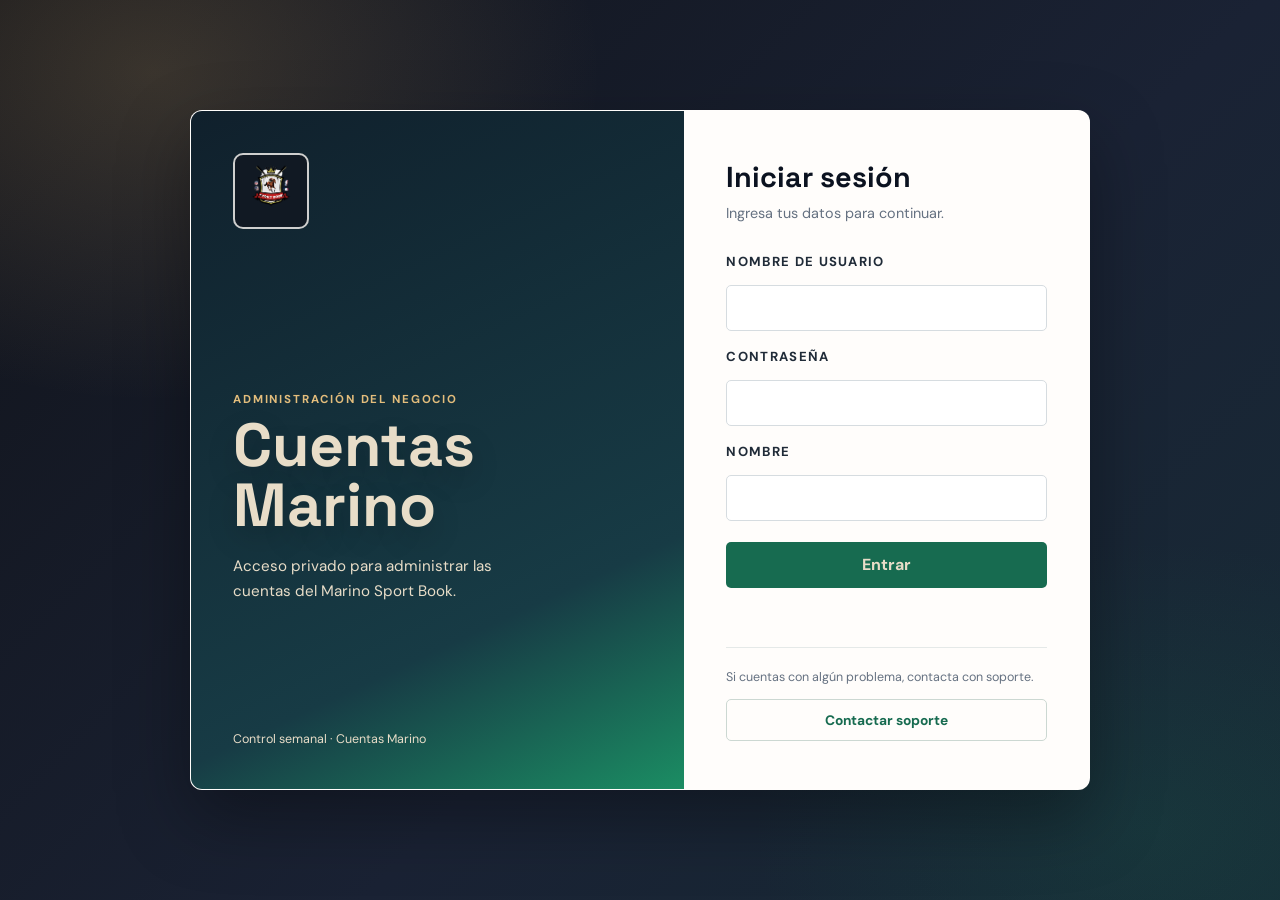
<file: client/login.html>
<!DOCTYPE html>
<html lang="es">
<head>
	<meta charset="UTF-8">
	<meta name="viewport" content="width=device-width, initial-scale=1.0">
	<meta name="description" content="Acceso a Cuentas Marino">
	<title>Iniciar sesión | Cuentas Marino</title>
	<link rel="icon" href="../img/IconSinfondo.png">
	<link rel="stylesheet" href="../body/style.css">
	<link rel="stylesheet" href="./login.css">
	<script src="../js/login.js"></script>
</head>
<body class="login-body">
	<main class="login-page">
		<div class="login-layout">
			<section class="login-brand" aria-label="Cuentas Marino">
				<img class="login-logo" src="../img/IconSinfondo.png" alt="Logo de Cuentas Marino">
				<div>
					<p class="etiqueta">Administración del negocio</p>
					<h1>Cuentas Marino</h1>
					<p class="brand-note">Acceso privado para administrar las cuentas del Marino Sport Book.</p>
				</div>
				<p class="brand-footnote">Control semanal · Cuentas Marino</p>
			</section>

			<section class="login-form-panel" aria-labelledby="login-title">
				<h2 id="login-title">Iniciar sesión</h2>
				<p class="form-intro">Ingresa tus datos para continuar.</p>

				<form class="login-form" id="login-form">
					<div class="login-field">
						<label for="usuario">Nombre de usuario</label>
						<input id="usuario" name="usuario" type="text" autocomplete="username" required>
					</div>
					<div class="login-field">
						<label for="contrasena">Contraseña</label>
						<input id="contrasena" name="contrasena" type="password" autocomplete="current-password" required>
					</div>
					<div class="login-field">
						<label for="nombre">Nombre</label>
						<input id="nombre" name="nombre" type="text" autocomplete="name" required>
					</div>
					<button class="login-submit" type="submit">Entrar</button>
					<p class="login-status" id="login-status" role="status" aria-live="polite"></p>
				</form>

				<div class="support-block">
					<p>Si cuentas con algún problema, contacta con soporte.</p>
					<a class="support-button" href="mailto:?subject=Soporte%20Cuentas%20Marino">Contactar soporte</a>
				</div>
			</section>
		</div>
	</main>
</body>
</html>
</file>
<file: body/style.css>
@import url("https://fonts.googleapis.com/css2?family=DM+Sans:wght@400;500;600;700&family=Space+Grotesk:wght@500;600;700&display=swap");

:root {
	--tinta: #0b1220;
	--tinta-suave: #152235;
	--humo: #59636e;
	--texto-claro: #e8ddc8;
	--papel: #f3efe8;
	--papel-fuerte: #e7dfd2;
	--blanco: #fffdfb;
	--linea: #e5dbc9;
	--dorado: #d6ad67;
	--dorado-oscuro: #a87420;
	--naranja: #cf7d41;
	--vinotinto: #6e1d3d;
	--azul: #173b60;
	--azul-claro: #2f5f8d;
	--verde: #1b8d63;
	--rojo: #c64a5a;
	--sombra: 0 22px 48px rgba(11, 18, 32, 0.18);
	--sombra-fuerte: 0 28px 60px rgba(11, 18, 32, 0.24);
	--radio: 24px;
}

* {
	box-sizing: border-box;
}

html {
	scroll-behavior: smooth;
}

body {
	min-width: 320px;
	margin: 0;
	color: var(--tinta);
	background:
		radial-gradient(circle at 10% 0%, rgba(214, 173, 103, 0.32), transparent 18rem),
		radial-gradient(circle at 100% 15%, rgba(23, 59, 96, 0.18), transparent 22rem),
		linear-gradient(180deg, #120f14 0%, #171c2a 22%, #1a2234 100%);
	font-family: "DM Sans", "Trebuchet MS", sans-serif;
}

.pagina {
	width: min(1180px, calc(100% - 32px));
	margin: 0 auto;
	padding: 44px 0 72px;
}

.encabezado {
	display: flex;
	align-items: flex-end;
	justify-content: space-between;
	gap: 24px;
	padding: 8px 0 34px;
	position: relative;
}

.marca {
	display: flex;
	align-items: center;
	gap: 18px;
}

.marca img {
	width: 84px;
	height: 84px;
	padding: 8px;
	border: 4px solid var(--blanco);
	border-radius: 24px;
	object-fit: contain;
	background: var(--tinta);
	box-shadow: 8px 8px 0 var(--dorado), var(--sombra);
}

.etiqueta,
.fecha,
.dato,
.ayuda,
nav,
label,
table,
footer {
	font-family: "DM Sans", "Trebuchet MS", sans-serif;
}

.etiqueta {
	margin: 0 0 8px;
	color: var(--vinotinto);
	font-size: 0.72rem;
	font-weight: 700;
	letter-spacing: 0.16em;
	text-transform: uppercase;
}

h1,
h2,
h3,
p {
	margin-top: 0;
}

h1,
h2,
h3 {
	font-family: "Space Grotesk", "Trebuchet MS", sans-serif;
}

h1 {
	max-width: 600px;
	margin-bottom: 0;
	color: #f6f1ea;
	font-size: clamp(2.4rem, 6vw, 5.2rem);
	line-height: 0.9;
	letter-spacing: -0.06em;
	text-shadow: 0 12px 30px rgba(0, 0, 0, 0.2);
}

.fecha {
	margin: 0 0 4px;
	color: rgba(245, 240, 236, 0.75);
	font-size: 0.82rem;
	line-height: 1.6;
	text-align: right;
	text-transform: uppercase;
	letter-spacing: 0.08em;
}

.fecha strong {
	color: var(--dorado);
	font-size: 0.95rem;
}

nav {
	display: flex;
	align-items: center;
	justify-content: space-between;
	gap: 20px;
	margin-bottom: 38px;
	padding: 18px 24px;
	border: 1px solid rgba(255, 253, 249, 0.12);
	border-radius: 22px;
	color: var(--blanco);
	background: linear-gradient(135deg, #110f16 0%, #1a2336 40%, #1a3554 100%);
	box-shadow: 0 28px 42px rgba(10, 15, 25, 0.42), 8px 8px 0 rgba(214, 173, 103, 0.92);
}

nav h2 {
	margin: 0;
	font-family: "DM Sans", sans-serif;
	font-size: 0.78rem;
	letter-spacing: 0.12em;
	text-transform: uppercase;
}

nav ul {
	display: flex;
	flex-wrap: wrap;
	gap: 8px 22px;
	margin: 0;
	padding: 0;
	list-style: none;
}

a {
	color: inherit;
	font-weight: 600;
	text-decoration: none;
}

nav a {
	padding-bottom: 3px;
	border-bottom: 1px solid transparent;
	color: var(--dorado);
	font-size: 0.84rem;
}

nav a[aria-disabled="true"] {
	color: rgba(255, 253, 249, 0.38);
	cursor: not-allowed;
}

[hidden] {
	display: none !important;
}

.busqueda-datos {
	margin: 22px 0 30px;
	border: 1px solid var(--linea);
	border-radius: 18px;
	background: var(--blanco);
	box-shadow: var(--sombra);
	overflow: hidden;
}

.busqueda-datos > summary {
	padding: 18px 22px;
	color: var(--blanco);
	cursor: pointer;
	background: linear-gradient(105deg, var(--vinotinto), var(--azul));
	font: 700 0.82rem "DM Sans", sans-serif;
	letter-spacing: 0.12em;
	list-style: none;
	text-transform: uppercase;
}

.busqueda-datos > summary::-webkit-details-marker {
	display: none;
}

.busqueda-datos > summary::after {
	float: right;
	color: var(--dorado);
	content: "+";
	font-size: 1.1rem;
}

.busqueda-datos[open] > summary::after {
	content: "-";
}

.busqueda-datos > summary:hover,
.busqueda-datos > summary:focus-visible {
	background: linear-gradient(105deg, var(--azul), var(--vinotinto));
	outline: none;
}

.busqueda-contenido {
	padding: 26px;
}

.busqueda-contenido h2 {
	margin-bottom: 8px;
	font-size: clamp(1.45rem, 3vw, 2.2rem);
	letter-spacing: -0.04em;
}

.formulario-busqueda {
	display: grid;
	grid-template-columns: 1.3fr 0.7fr 0.9fr auto;
	align-items: end;
	gap: 12px;
	margin-top: 24px;
	padding: 18px;
	border: 1px solid var(--linea);
	border-radius: 12px;
	background: #faf7f1;
}

.formulario-busqueda label {
	grid-row: 1;
}

.formulario-busqueda select {
	grid-row: 2;
	width: 100%;
	padding: 12px;
	border: 1px solid var(--linea);
	border-radius: 7px;
	color: var(--tinta);
	background: var(--blanco);
	font: 1rem "DM Sans", sans-serif;
}

.formulario-busqueda button,
.formulario-busqueda select + button {
	grid-row: 2;
	padding: 12px 18px;
	border: 1px solid var(--vinotinto);
	border-radius: 7px;
	color: var(--blanco);
	cursor: pointer;
	background: var(--vinotinto);
	font: 700 0.86rem "DM Sans", sans-serif;
	transition: transform 180ms ease, background 180ms ease, box-shadow 180ms ease;
}

.formulario-busqueda button:hover,
.formulario-busqueda button:focus-visible {
	background: var(--naranja);
	box-shadow: 4px 4px 0 var(--dorado);
	outline: none;
	transform: translateY(-2px);
}

.resultado-dia {
	margin-top: 24px;
	padding: 22px;
	border-left: 4px solid var(--dorado);
	border-radius: 10px;
	background: #faf7f1;
}

.resultado-dia .etiqueta {
	margin-bottom: 5px;
}

.resultado-dia h3 {
	margin-bottom: 8px;
	font-size: 1.35rem;
}

.resultado-dia p:not(.etiqueta) {
	color: var(--humo);
}

.resultado-dia table {
	margin-top: 18px;
}

#datos-guardados-cuerpo th {
	padding: 9px 11px;
}

.dia-guardado {
	padding: 8px 13px;
	border: 1px solid var(--vinotinto);
	border-radius: 999px;
	color: var(--blanco);
	cursor: pointer;
	background: var(--vinotinto);
	font: 700 0.8rem "DM Sans", sans-serif;
	transition: background 180ms ease, transform 180ms ease, box-shadow 180ms ease;
}

.dia-guardado:hover,
.dia-guardado:focus-visible,
.dia-guardado.activo {
	background: var(--naranja);
	box-shadow: 3px 3px 0 var(--dorado);
	outline: none;
	transform: translateY(-2px);
}

.detalle-dia-guardado {
	margin-top: 18px;
	padding: 18px;
	border-left: 4px solid var(--dorado);
	border-radius: 10px;
	background: #faf7f1;
}

.detalle-dia-guardado h3 {
	margin-bottom: 6px;
}

.detalle-dia-guardado p:not(.etiqueta) {
	color: var(--humo);
}

.detalle-dia-guardado ul {
	display: grid;
	gap: 8px;
	margin: 14px 0 0;
	padding: 0;
	list-style: none;
}

.detalle-dia-guardado li {
	padding: 10px 12px;
	border: 1px solid var(--linea);
	border-radius: 7px;
	background: var(--blanco);
}

.formulario-movimiento {
	position: relative;
	padding: 28px;
	border: 1px solid rgba(255, 255, 255, 0.12);
	border-radius: 30px;
	background: linear-gradient(135deg, rgba(255, 255, 255, 0.18), rgba(255, 255, 255, 0.08));
	box-shadow: 0 26px 48px rgba(7, 13, 24, 0.22), inset 0 1px 0 rgba(255, 255, 255, 0.18);
}

.formulario-movimiento::before {
	position: absolute;
	top: 0;
	left: 0;
	width: 100%;
	height: 7px;
	content: "";
	border-radius: 26px 26px 0 0;
	background: linear-gradient(90deg, var(--dorado), var(--naranja), var(--vinotinto));
}

.formulario-movimiento fieldset {
	display: grid;
	grid-template-columns: repeat(4, minmax(0, 1fr));
	align-items: end;
	gap: 16px;
	margin: 0;
	padding: 0;
	border: 0;
}

.campo-movimiento {
	min-width: 0;
}

.campo-concepto,
.campo-destino {
	grid-column: span 2;
}

.formulario-movimiento select,
.formulario-movimiento input:not([type="hidden"]) {
	width: 100%;
	margin-top: 8px;
	padding: 13px 14px;
	border: 1px solid rgba(39, 52, 73, 0.15);
	border-radius: 12px;
	color: var(--tinta);
	background: rgba(255, 255, 255, 0.82);
	font: 0.95rem "DM Sans", sans-serif;
	box-shadow: inset 0 1px 2px rgba(17, 24, 39, 0.03);
	transition: border-color 180ms ease, box-shadow 180ms ease, transform 180ms ease;
}

.formulario-movimiento select:focus,
.formulario-movimiento input:not([type="hidden"]):focus {
	border-color: rgba(24, 59, 99, 0.38);
	box-shadow: 0 0 0 4px rgba(24, 59, 99, 0.08);
	outline: none;
}

.formulario-movimiento button {
	padding: 15px 22px;
	border: 1px solid transparent;
	border-radius: 14px;
	color: var(--blanco);
	cursor: pointer;
	background: linear-gradient(135deg, #d4a75a 0%, #c87840 46%, #6e1d3d 100%);
	font: 700 0.82rem "DM Sans", sans-serif;
	letter-spacing: 0.04em;
	white-space: nowrap;
	box-shadow: 0 18px 28px rgba(110, 29, 61, 0.3);
	transition: transform 180ms ease, box-shadow 180ms ease, filter 180ms ease;
}

.formulario-movimiento button:hover,
.formulario-movimiento button:focus-visible {
	filter: brightness(1.04);
	box-shadow: 0 18px 26px rgba(116, 31, 58, 0.18);
	outline: none;
	transform: translateY(-2px);
}

.formulario-tasa {
	display: grid;
	grid-template-columns: minmax(180px, 0.7fr) minmax(220px, 1fr) auto;
	align-items: end;
	gap: 16px;
	padding: 20px;
	border: 1px solid var(--linea);
	border-radius: 12px;
	background: rgba(255, 255, 255, 0.72);
}

.campo-tasa {
	min-width: 0;
}

.campo-tasa label {
	display: block;
	font-weight: 700;
}

.campo-tasa input {
	width: 100%;
	margin-top: 8px;
	padding: 12px 14px;
	border: 1px solid rgba(39, 52, 73, 0.2);
	border-radius: 8px;
	color: var(--tinta);
	background: var(--blanco);
	font: 0.95rem "DM Sans", sans-serif;
}

.campo-tasa input:focus {
	border-color: var(--naranja);
	outline: 3px solid rgba(200, 120, 64, 0.15);
}

.formulario-tasa button {
	min-height: 44px;
	padding: 10px 18px;
	border: 0;
	border-radius: 8px;
	color: var(--blanco);
	cursor: pointer;
	background: var(--vinotinto);
	font: 700 0.9rem "DM Sans", sans-serif;
}

.formulario-tasa button:hover,
.formulario-tasa button:focus-visible {
	background: var(--naranja);
	outline: 3px solid rgba(200, 120, 64, 0.2);
}

.selector-fecha-cierre {
	width: min(280px, 100%);
	margin-bottom: 18px;
}

.selector-fecha-cierre label {
	display: block;
	color: var(--texto-claro);
}

.selector-fecha-cierre input {
	width: 100%;
}

.tabla-cierre {
	min-width: 1060px;
}

.cierre-valores,
.cierre-entradas {
	display: grid;
	gap: 6px;
	min-width: 108px;
}

.cierre-valores span {
	width: fit-content;
	padding: 2px 6px;
	border: 1px solid transparent;
	border-radius: 5px;
	font-weight: 700;
}

.cierre-valores .cierre-diferencia-faltante {
	border-color: rgba(198, 74, 90, 0.3);
	color: #9b2637;
	background: rgba(198, 74, 90, 0.14);
}

.cierre-valores .cierre-diferencia-sobrante {
	border-color: rgba(27, 141, 99, 0.3);
	color: #176344;
	background: rgba(27, 141, 99, 0.14);
}

.cierre-entrada-grupo {
	display: grid;
	grid-template-columns: auto minmax(65px, 1fr);
	align-items: center;
	gap: 5px;
}

.entrada-cierre {
	min-width: 0;
	margin: 0;
	padding: 7px;
}

.guardar-cierre {
	margin-top: 16px;
	padding: 12px 18px;
	border: 1px solid var(--vinotinto);
	border-radius: 8px;
	color: var(--texto-claro);
	cursor: pointer;
	background: var(--vinotinto);
	font: 700 0.88rem "DM Sans", sans-serif;
}

.guardar-cierre:hover,
.guardar-cierre:focus-visible {
	background: var(--naranja);
	outline: 3px solid rgba(200, 120, 64, 0.2);
}

.estado-cierre {
	margin: 10px 0 0;
	color: var(--texto-claro);
	font-size: 0.9rem;
}

.estado-tasa,
.estado-conversion {
	min-height: 1.5em;
	margin: 10px 0 0;
	color: var(--tinta-suave);
	font-size: 0.9rem;
}

.estado-conversion {
	grid-column: 1 / -1;
}

.selector-sedes {
	max-width: 860px;
	margin: 22px auto 0;
	padding: clamp(32px, 6vw, 68px);
	border: 1px solid rgba(255, 253, 249, 0.12);
	border-radius: 34px;
	background: linear-gradient(145deg, #0d1018 0%, #18263d 35%, #1a395c 100%);
	box-shadow: 0 36px 80px rgba(9, 13, 22, 0.38), 12px 12px 0 rgba(110, 29, 61, 1);
	text-align: center;
}

.selector-sedes .etiqueta {
	color: var(--dorado);
}

.selector-sedes h2 {
	color: var(--blanco);
}

.selector-sedes .ayuda {
	color: rgba(255, 253, 249, 0.72);
}

.selector-sedes h2 {
	margin-bottom: 10px;
	font-size: clamp(2rem, 5vw, 3.8rem);
	letter-spacing: -0.06em;
}

.selector-sedes .ayuda {
	margin-bottom: 30px;
}

.opciones-sedes {
	display: grid;
	grid-template-columns: 1fr 1fr;
	gap: 18px;
	text-align: left;
}

.sede-opcion {
	display: grid;
	grid-template-columns: auto 1fr auto;
	align-items: center;
	gap: 14px;
	min-height: 112px;
	padding: 20px;
	border: 1px solid rgba(255, 253, 249, 0.2);
	border-radius: 16px;
	color: var(--blanco);
	cursor: pointer;
	background: rgba(255, 253, 249, 0.08);
	font: 600 1rem "DM Sans", sans-serif;
	text-align: left;
	animation: flotar 4.5s ease-in-out infinite;
	transition: transform 220ms ease, background 220ms ease, box-shadow 220ms ease, border-color 220ms ease;
}

.sede-opcion:nth-child(2) {
	animation-delay: -1.8s;
}

.sede-opcion:hover,
.sede-opcion:focus-visible {
	border-color: var(--dorado);
	background: linear-gradient(135deg, var(--vinotinto), var(--naranja));
	box-shadow: 0 18px 28px rgba(0, 0, 0, 0.25), 5px 5px 0 var(--dorado);
	outline: none;
	transform: translateY(-8px) rotate(-1deg);
}

.sede-numero {
	color: var(--dorado);
	font-size: 0.72rem;
	letter-spacing: 0.1em;
}

.sede-nombre {
	font-family: "Space Grotesk", sans-serif;
}

.sede-flecha {
	color: var(--dorado);
	font-size: 1.4rem;
}

.panel-cuentas {
	scroll-margin-top: 24px;
}

@keyframes aparecer-detalle {
	from {
		opacity: 0;
		transform: translateY(-5px) scale(0.98);
	}
	to {
		opacity: 1;
		transform: translateY(0) scale(1);
	}
}

@keyframes flotar {
	0%,
	100% {
		transform: translateY(0);
	}
	50% {
		transform: translateY(-6px);
	}
}

.bienvenida-sede {
	display: flex;
	align-items: flex-end;
	justify-content: space-between;
	gap: 20px;
	margin: 34px 0 30px;
	padding: 30px 32px;
	border: 1px solid rgba(255, 253, 249, 0.12);
	border-radius: 24px;
	color: var(--blanco);
	background: linear-gradient(120deg, #6d1a3d 0%, #1b2d4d 44%, #0f172a 100%);
	box-shadow: 0 26px 52px rgba(9, 13, 22, 0.35), 8px 8px 0 rgba(214, 173, 103, 0.9);
}

.bienvenida-sede .etiqueta {
	color: var(--dorado);
}

.bienvenida-sede h1 {
	margin: 0;
	font-size: clamp(1.8rem, 4vw, 3.2rem);
	letter-spacing: -0.05em;
}

.acciones-sede {
	display: flex;
	align-items: center;
	gap: 10px;
	flex-wrap: wrap;
}

.reiniciar-cuentas,
.cambiar-sede {
	padding: 11px 16px;
	border-radius: 10px;
	cursor: pointer;
	font: 700 0.78rem "DM Sans", sans-serif;
	letter-spacing: 0.04em;
	white-space: nowrap;
	transition: transform 180ms ease, box-shadow 180ms ease, filter 180ms ease, background 180ms ease;
}

.reiniciar-cuentas {
	border: 1px solid rgba(255, 107, 107, 0.45);
	color: var(--blanco);
	background: linear-gradient(135deg, #ff7a7a 0%, #d93f5e 100%);
	box-shadow: 0 12px 20px rgba(217, 63, 94, 0.28);
}

.reiniciar-cuentas:hover,
.reiniciar-cuentas:focus-visible {
	transform: translateY(-2px);
	filter: brightness(1.05);
	box-shadow: 0 15px 24px rgba(217, 63, 94, 0.32);
	outline: none;
}

.cambiar-sede {
	border: 1px solid var(--dorado);
	color: var(--tinta);
	background: var(--dorado);
}

.cambiar-sede:hover,
.cambiar-sede:focus-visible {
	color: var(--blanco);
	background: var(--naranja);
	outline: none;
	transform: translateY(-2px);
	box-shadow: 0 10px 16px rgba(232, 115, 53, 0.22);
}

a:hover,
a:focus-visible {
	border-color: currentColor;
	color: var(--naranja);
	outline: none;
}

.resumen {
	display: grid;
	grid-template-columns: 1.45fr 1fr 1fr;
	gap: 14px;
	margin-bottom: 38px;
}

.grafico-encabezado {
	display: flex;
	align-items: flex-end;
	justify-content: space-between;
	gap: 18px;
	margin-bottom: 18px;
}

.grafico-encabezado h2 {
	margin-bottom: 6px;
}

.grafico-encabezado .ayuda {
	margin: 0;
	color: var(--texto-claro);
}

.grafico-selector-moneda {
	display: inline-flex;
	gap: 5px;
	padding: 4px;
	border: 1px solid rgba(255, 255, 255, 0.2);
	border-radius: 8px;
	background: rgba(255, 255, 255, 0.06);
}

.moneda-grafico {
	min-height: 34px;
	padding: 6px 12px;
	border: 0;
	border-radius: 5px;
	color: var(--texto-claro);
	cursor: pointer;
	background: transparent;
	font: 700 0.8rem "DM Sans", sans-serif;
	transition: color 180ms ease, background 180ms ease, transform 180ms ease;
}

.moneda-grafico:hover,
.moneda-grafico:focus-visible {
	outline: 2px solid var(--dorado);
	outline-offset: 2px;
}

.moneda-grafico.activa {
	color: var(--tinta);
	background: var(--dorado);
}

.grafico-leyenda {
	display: flex;
	flex-wrap: wrap;
	gap: 18px;
	margin-bottom: 12px;
	color: var(--texto-claro);
	font-size: 0.8rem;
	font-weight: 600;
}

.grafico-leyenda span {
	display: inline-flex;
	align-items: center;
	gap: 7px;
}

.grafico-leyenda i {
	width: 10px;
	height: 10px;
	border-radius: 3px;
}

.muestra-ingresos,
.grafico-barra-ingresos {
	background: #45b987;
}

.muestra-gastos,
.grafico-barra-gastos {
	background: #e27679;
}

.grafico-desplazamiento {
	overflow-x: auto;
	overscroll-behavior-inline: contain;
}

.grafico-plot {
	display: grid;
	grid-template-columns: 76px minmax(580px, 1fr);
	gap: 12px;
}

.grafico-eje {
	display: flex;
	flex-direction: column;
	justify-content: space-between;
	height: 218px;
	padding: 0 0 0 4px;
	color: var(--texto-claro);
	font-size: 0.68rem;
	text-align: right;
}

.grafico-columnas {
	display: grid;
	grid-template-columns: repeat(7, minmax(48px, 1fr));
	gap: 12px;
	min-height: 250px;
	background: repeating-linear-gradient(to top, rgba(255, 255, 255, 0.12) 0 1px, transparent 1px 25%);
}

.grafico-dia {
	display: grid;
	grid-template-rows: 218px auto;
	min-width: 0;
}

.grafico-barras {
	display: flex;
	align-items: flex-end;
	justify-content: center;
	gap: 7px;
	min-height: 0;
	border-bottom: 1px solid rgba(255, 255, 255, 0.24);
}

.grafico-barra {
	display: block;
	width: min(28px, 38%);
	min-height: 0;
	border-radius: 5px 5px 0 0;
	box-shadow: 0 0 14px rgba(255, 255, 255, 0.08);
	transition: height 760ms cubic-bezier(0.2, 0.8, 0.2, 1), filter 180ms ease;
}

.grafico-barra:hover,
.grafico-barra:focus-visible {
	filter: brightness(1.25);
	outline: 2px solid var(--blanco);
	outline-offset: 2px;
}

.grafico-etiqueta-dia {
	padding-top: 8px;
	color: var(--texto-claro);
	font-size: 0.72rem;
	font-weight: 700;
	text-align: center;
	text-transform: capitalize;
}

.resumen-grafico {
	margin: 14px 0 0;
	color: var(--texto-claro);
	font-size: 0.88rem;
	font-weight: 600;
}

.selector-semana {
	display: flex;
	grid-column: 1 / -1;
	align-items: center;
	gap: 8px;
	margin-bottom: 2px;
}

.boton-semana {
	padding: 9px 14px;
	border: 1px solid var(--linea);
	border-radius: 999px;
	color: var(--humo);
	cursor: pointer;
	background: var(--blanco);
	font: 700 0.76rem "DM Sans", sans-serif;
	transition: color 180ms ease, background 180ms ease, transform 180ms ease;
}

.boton-semana:hover,
.boton-semana:focus-visible,
.boton-semana.activo {
	border-color: var(--vinotinto);
	color: var(--blanco);
	background: var(--vinotinto);
	outline: none;
	transform: translateY(-1px);
}

.periodo-semana {
	margin: 0 0 0 auto;
	color: var(--humo);
	font-size: 0.78rem;
}

.estado-semana {
	display: inline-block;
	margin: 0 0 18px;
	padding: 7px 12px;
	border-radius: 999px;
	color: var(--blanco);
	background: var(--tinta-suave);
	font-size: 0.78rem;
	font-weight: 700;
}

.estado-semana.positivo {
	background: #277548;
}

.estado-semana.negativo {
	background: var(--vinotinto);
}

.estado-semana.equilibrio {
	color: var(--tinta);
	background: var(--dorado);
}

.tarjeta {
	position: relative;
	min-height: 145px;
	padding: 24px;
	overflow: hidden;
	border: 1px solid rgba(11, 18, 32, 0.06);
	border-radius: 20px;
	background: linear-gradient(180deg, rgba(255, 255, 255, 0.96), rgba(246, 241, 234, 0.92));
	box-shadow: var(--sombra);
}

.tarjeta::after {
	position: absolute;
	right: 18px;
	bottom: 14px;
	width: 48px;
	height: 4px;
	content: "";
	background: var(--linea);
}

.tarjeta-principal {
	color: var(--blanco);
	border-color: rgba(11, 18, 32, 0.18);
	background: linear-gradient(135deg, #0e141f 0%, #182b43 48%, #1f3658 100%);
	box-shadow: 0 30px 48px rgba(7, 13, 24, 0.28);
}

.tarjeta-principal::after {
	background: var(--dorado);
}

.dato {
	color: var(--humo);
	font-size: 0.7rem;
	font-weight: 700;
	letter-spacing: 0.14em;
	text-transform: uppercase;
}

.tarjeta-principal .dato {
	color: var(--dorado);
}

.tarjeta strong {
	display: block;
	margin-top: 19px;
	font-family: "Space Grotesk", sans-serif;
	font-size: clamp(1.7rem, 4vw, 2.5rem);
	letter-spacing: -0.04em;
}

.tarjeta strong small {
	display: block;
	margin-top: 8px;
	color: var(--dorado-oscuro);
	font: 700 0.95rem "DM Sans", sans-serif;
	letter-spacing: 0;
}

.cambiar-moneda-balance {
	display: block;
	margin-top: 6px;
	padding: 4px 9px;
	border: 1px solid var(--dorado);
	border-radius: 999px;
	color: var(--tinta);
	cursor: pointer;
	background: var(--dorado);
	font: 700 0.68rem "DM Sans", sans-serif;
	transition: background 180ms ease, color 180ms ease, transform 180ms ease;
}

.cambiar-moneda-balance:hover,
.cambiar-moneda-balance:focus-visible {
	color: var(--blanco);
	background: var(--naranja);
	outline: none;
	transform: translateY(-1px);
}

.tarjeta-principal strong small {
	color: var(--dorado);
}

.seccion-titulo {
	display: flex;
	align-items: flex-end;
	justify-content: space-between;
	gap: 20px;
	margin-bottom: 16px;
}

.seccion-titulo h2,
section[id] h2 {
	margin-bottom: 0;
	font-size: clamp(1.35rem, 3vw, 2rem);
	letter-spacing: -0.04em;
}

.seccion-titulo h2::before,
section[id] h2::before {
	display: inline-block;
	width: 9px;
	height: 9px;
	margin: 0 10px 3px 0;
	border-radius: 50%;
	content: "";
	background: var(--naranja);
}

.ayuda {
	margin-bottom: 3px;
	color: var(--humo);
	font-size: 0.86rem;
}

.dias {
	display: grid;
	grid-template-columns: repeat(7, minmax(0, 1fr));
	gap: 12px;
	margin-bottom: 34px;
}

.dia {
	min-width: 0;
	transition: grid-column 220ms ease;
}

.dia[open] {
	grid-column: span 2;
}

.user-profile {
	width: 100%;
	min-height: 66px;
	padding: 3px;
	border: 1px solid rgba(17, 24, 39, 0.75);
	border-radius: 14px;
	color: var(--blanco);
	cursor: pointer;
	background: linear-gradient(145deg, var(--tinta), var(--tinta-suave));
	list-style: none;
	box-shadow: 0 8px 16px rgba(17, 24, 39, 0.12);
	transition: transform 180ms ease, background 180ms ease, box-shadow 180ms ease;
}

.user-profile::-webkit-details-marker {
	display: none;
}

.user-profile:hover,
.user-profile:focus-visible,
.dia[open] > .user-profile {
	border-color: var(--dorado);
	background: linear-gradient(135deg, var(--vinotinto), var(--azul));
	box-shadow: 0 12px 22px rgba(116, 31, 58, 0.2), 4px 4px 0 var(--dorado);
	outline: none;
	transform: translateY(-3px);
}

.user-profile-inner {
	display: flex;
	min-height: 52px;
	align-items: center;
	justify-content: center;
	gap: 8px;
	padding: 8px 10px;
	border: 1px solid rgba(255, 255, 255, 0.14);
	border-radius: 10px;
	color: var(--blanco);
	font-size: 0.7rem;
	font-weight: 700;
	letter-spacing: 0.07em;
	text-align: center;
}

.user-profile-inner::after {
	color: var(--dorado);
	content: "+";
	font-size: 1rem;
	font-weight: 400;
	transition: transform 180ms ease;
}

.dia[open] .user-profile-inner::after {
	content: "-";
	transform: rotate(180deg);
}

.dia[open] .user-profile-inner,
.user-profile:hover .user-profile-inner {
	color: var(--blanco);
	border-color: rgba(255, 253, 249, 0.25);
}

.detalle {
	grid-column: 1 / -1;
	margin-top: 9px;
	padding: 16px;
	border: 1px solid var(--linea);
	border-left: 4px solid var(--dorado);
	border-radius: 12px;
	background: var(--blanco);
	box-shadow: 0 12px 24px rgba(17, 24, 39, 0.1);
	animation: aparecer-detalle 180ms ease-out;
}

.detalle h3 {
	margin-bottom: 12px;
	font-size: 1rem;
	letter-spacing: -0.03em;
}

.campos {
	display: grid;
	grid-template-columns: 1fr 1fr;
	gap: 10px;
}

.campos label:last-child {
	grid-column: 1 / -1;
}

label {
	color: var(--humo);
	font-size: 0.69rem;
	font-weight: 700;
	letter-spacing: 0.1em;
	text-transform: uppercase;
}

input,
textarea {
	width: 100%;
	margin-top: 8px;
	padding: 13px 14px;
	border: 1px solid var(--linea);
	border-radius: 7px;
	color: var(--tinta);
	outline: none;
	background: #fffefa;
	font: 1rem "DM Sans", sans-serif;
	transition: border-color 160ms ease, box-shadow 160ms ease;
}

input:focus,
textarea:focus {
	border-color: var(--azul);
	box-shadow: 0 0 0 3px rgba(53, 125, 150, 0.15);
}

textarea {
	min-height: 48px;
	resize: vertical;
}

section[id]:not(.selector-sedes) {
	margin-top: 30px;
	padding: 30px 32px;
	border: 1px solid rgba(255, 255, 255, 0.06);
	border-radius: 26px;
	background: linear-gradient(180deg, rgba(255,255,255,0.2), rgba(255,255,255,0.08));
	backdrop-filter: blur(10px);
	box-shadow: 0 22px 40px rgba(7, 13, 24, 0.24);
	scroll-margin-top: 24px;
}

section[id]:not(.selector-sedes) h2 {
	margin-bottom: 20px;
}

table {
	width: 100%;
	border-collapse: separate;
	border-spacing: 0;
	border: 1px solid rgba(11, 18, 32, 0.06);
	border-radius: 18px;
	overflow: hidden;
	font-size: 0.86rem;
	background: rgba(255, 255, 255, 0.76);
}

caption {
	margin-bottom: 13px;
	color: var(--humo);
	text-align: left;
}

th,
td {
	padding: 13px 11px;
	border-bottom: 1px solid var(--linea);
	text-align: left;
}

thead th {
	color: var(--humo);
	font-size: 0.68rem;
	letter-spacing: 0.1em;
	text-transform: uppercase;
	background: rgba(245, 241, 235, 0.9);
}

tbody th {
	color: var(--tinta);
}

tbody tr:hover {
	background: rgba(233, 185, 73, 0.14);
}

dl {
	display: grid;
	grid-template-columns: 1fr auto;
	margin: 0;
}

dt,
dd {
	margin: 0;
	padding: 15px 0;
	border-bottom: 1px solid var(--linea);
}

dd {
	color: var(--dorado-oscuro);
	font-weight: 700;
}

dt:last-of-type,
dd:last-of-type {
	color: var(--tinta);
	border-bottom: 0;
	font-size: 1.1rem;
	font-weight: 700;
}

dd.resultado-negativo,
dd:last-of-type.resultado-negativo {
	color: var(--vinotinto);
}

.galeria {
	display: grid;
	grid-template-columns: 1fr 1fr;
	gap: 14px;
	margin-top: 28px;
}

.imagen-negocio {
	overflow: hidden;
	margin: 0;
	border: 1px solid var(--linea);
	border-radius: 12px;
	background: var(--blanco);
	box-shadow: var(--sombra);
}

.imagen-negocio img {
	display: block;
	width: min(100%, 190px);
	height: 125px;
	margin: 0 auto;
	object-fit: contain;
}

.imagen-negocio figcaption {
	padding: 14px 16px;
	color: var(--humo);
	font-size: 0.82rem;
}

footer {
	padding-top: 30px;
	color: var(--humo);
	font-size: 0.75rem;
	text-align: center;
}

@media (max-width: 800px) {
	.dias {
		grid-template-columns: repeat(4, minmax(0, 1fr));
	}

	.formulario-movimiento fieldset {
		grid-template-columns: repeat(2, minmax(0, 1fr));
	}

.campo-concepto,
.campo-destino,
	.formulario-movimiento button {
		grid-column: 1 / -1;
	}

	.formulario-tasa {
		grid-template-columns: repeat(2, minmax(0, 1fr));
	}

	.formulario-tasa button {
		grid-column: 1 / -1;
	}
}

@media (max-width: 640px) {
	.pagina {
		width: min(100% - 22px, 560px);
		padding-top: 22px;
	}

	.encabezado,
	.seccion-titulo,
	nav {
		align-items: flex-start;
		flex-direction: column;
	}

	.fecha {
		text-align: left;
	}

	nav ul {
		flex-direction: column;
		gap: 10px;
	}

	.resumen,
	.campos,
	.galeria {
		grid-template-columns: 1fr;
	}

	.selector-semana {
		flex-wrap: wrap;
	}

	.periodo-semana {
		width: 100%;
		margin-left: 0;
	}

	.opciones-sedes {
		grid-template-columns: 1fr;
	}

	.formulario-busqueda {
		grid-template-columns: 1fr;
	}

	.formulario-busqueda label,
	.formulario-busqueda select,
	.formulario-busqueda button {
		grid-row: auto;
	}

	.formulario-movimiento fieldset {
		grid-template-columns: 1fr 1fr;
	}

	.campo-concepto,
	.campo-destino {
		grid-column: 1 / -1;
	}

	.formulario-movimiento button {
		grid-column: 1 / -1;
	}

	.formulario-tasa {
		grid-template-columns: 1fr;
	}

	.grafico-encabezado {
		align-items: flex-start;
		flex-direction: column;
	}

	.bienvenida-sede {
		align-items: flex-start;
		flex-direction: column;
		padding: 22px;
	}

	.dias {
		grid-template-columns: repeat(2, minmax(0, 1fr));
	}

	.detalle {
		grid-column: 1 / -1;
		padding: 18px;
	}

	section[id] {
		padding: 18px;
	}

	table {
		display: block;
		overflow-x: auto;
		white-space: nowrap;
	}
}

@media (prefers-reduced-motion: reduce) {
	html {
		scroll-behavior: auto;
	}

	.sede-opcion {
		animation: none;
		transition: none;
	}

	.detalle {
		animation: none;
	}

	.grafico-barra {
		transition: none;
	}
}

.enlace-login {
	display: inline-block;
	margin-bottom: 14px;
	padding: 8px 12px;
	border: 1px solid rgba(255, 253, 249, 0.3);
	border-radius: 5px;
	color: var(--dorado);
	cursor: pointer;
	background: transparent;
	font: 600 0.84rem "DM Sans", sans-serif;
	transition: color 160ms ease, background 160ms ease, border-color 160ms ease;
	}

.enlace-login:hover,
.enlace-login:focus-visible {
	border-color: var(--dorado);
	color: var(--tinta);
	background: var(--dorado);
	outline: none;
}

.filtros-movimientos {
	display: grid;
	grid-template-columns: minmax(190px, 0.9fr) minmax(250px, 1fr) auto;
	align-items: end;
	gap: 14px;
	margin-bottom: 22px;
	padding: 16px;
	border: 1px solid var(--linea);
	border-radius: 10px;
	background: #faf7f1;
}

.filtro-tipo-movimiento label,
.selector-fecha > label {
	display: block;
	margin-bottom: 7px;
	color: var(--tinta-suave);
	font-size: 0.68rem;
}

.select-tipo-wrap {
	position: relative;
}

.select-tipo-wrap::after {
	position: absolute;
	top: 50%;
	right: 15px;
	width: 8px;
	height: 8px;
	border-right: 2px solid var(--dorado);
	border-bottom: 2px solid var(--dorado);
	content: "";
	pointer-events: none;
	transform: translateY(-70%) rotate(45deg);
}

.filtro-tipo-movimiento select {
	width: 100%;
	min-height: 42px;
	padding: 9px 38px 9px 13px;
	appearance: none;
	border: 1px solid #173b45;
	border-radius: 7px;
	color: var(--blanco);
	cursor: pointer;
	background: linear-gradient(125deg, #10202c, #176b50);
	font: 700 0.88rem "DM Sans", sans-serif;
	box-shadow: 0 7px 16px rgba(16, 32, 44, 0.16), inset 0 1px rgba(255, 255, 255, 0.18);
	transition: box-shadow 160ms ease, transform 160ms ease;
}

.filtro-tipo-movimiento select:focus-visible {
	outline: 2px solid var(--dorado);
	outline-offset: 2px;
}

.filtro-tipo-movimiento option {
	color: var(--tinta);
	background: var(--blanco);
}

.boton-lista-usuarios {
	display: inline-block;
	margin: 0 8px 14px 0;
	padding: 8px 12px;
	border: 1px solid var(--dorado);
	border-radius: 5px;
	color: var(--texto-claro);
	cursor: pointer;
	background: rgba(255, 255, 255, 0.08);
	font: 600 0.84rem "DM Sans", sans-serif;
}

.boton-lista-usuarios:hover,
.boton-lista-usuarios:focus-visible {
	color: var(--tinta);
	background: var(--dorado);
	outline: none;
}

.dialogo-usuarios {
	width: min(1040px, calc(100% - 28px));
	max-height: calc(100vh - 28px);
	padding: 0;
	border: 1px solid rgba(255, 255, 255, 0.2);
	border-radius: 12px;
	color: var(--texto-claro);
	background: linear-gradient(145deg, #14151a, #202b32);
	box-shadow: 0 28px 76px rgba(0, 0, 0, 0.5);
}

.dialogo-usuarios::backdrop {
	background: rgba(0, 0, 0, 0.72);
	backdrop-filter: blur(3px);
}

.dialogo-usuarios-contenido {
	max-height: calc(100vh - 28px);
	padding: 24px;
	overflow: auto;
}

.dialogo-usuarios-cabecera {
	display: flex;
	align-items: flex-start;
	justify-content: space-between;
	gap: 16px;
	margin-bottom: 14px;
}

.dialogo-usuarios-cabecera h2 {
	margin: 0;
	color: var(--texto-claro);
}

.dialogo-usuarios-cabecera .etiqueta {
	color: var(--dorado);
}

.cerrar-dialogo-usuarios {
	width: 38px;
	height: 38px;
	border: 1px solid rgba(255, 255, 255, 0.24);
	border-radius: 6px;
	color: var(--texto-claro);
	cursor: pointer;
	background: rgba(255, 255, 255, 0.08);
	font-size: 1.5rem;
}

.usuarios-admin-grid {
	display: grid;
	grid-template-columns: minmax(190px, 0.7fr) minmax(0, 1.8fr);
	gap: 22px;
}

#detalle-usuario-admin {
	margin: 0;
	padding: 0;
	border: 0;
	background: transparent;
	box-shadow: none;
	backdrop-filter: none;
}

.usuarios-disponibles h3,
.detalle-usuario-admin h3,
.panel-revision-usuario h4 {
	margin: 0 0 12px;
	color: var(--texto-claro);
	font-size: 1rem;
}

.lista-usuarios {
	display: grid;
	align-content: start;
	gap: 7px;
}

.usuario-admin-opcion {
	width: 100%;
	padding: 10px 12px;
	border: 1px solid rgba(255, 255, 255, 0.18);
	border-radius: 6px;
	color: var(--texto-claro);
	cursor: pointer;
	background: rgba(255, 255, 255, 0.06);
	font: 600 0.84rem "DM Sans", sans-serif;
	text-align: left;
}

.usuario-admin-opcion:hover,
.usuario-admin-opcion.activo {
	border-color: var(--dorado);
	background: rgba(214, 173, 103, 0.16);
}

.estado-lista-usuarios,
.rol-usuario-admin {
	color: var(--texto-claro);
	font-size: 0.86rem;
}

.control-rol-usuario {
	display: grid;
	grid-template-columns: minmax(150px, 1fr) auto;
	align-items: end;
	gap: 8px;
	margin: 16px 0;
}

.control-rol-usuario label {
	grid-column: 1 / -1;
	color: var(--texto-claro);
}

.control-rol-usuario select,
.control-rol-usuario button,
.acciones-usuario-admin button,
.accion-movimiento {
	min-height: 38px;
	padding: 8px 11px;
	border: 1px solid var(--dorado);
	border-radius: 6px;
	color: var(--texto-claro);
	cursor: pointer;
	background: rgba(255, 255, 255, 0.08);
	font: 600 0.8rem "DM Sans", sans-serif;
}

.control-rol-usuario select:disabled,
.control-rol-usuario button:disabled,
.acciones-usuario-admin button:disabled {
	opacity: 0.5;
	cursor: not-allowed;
}

.acciones-usuario-admin {
	display: flex;
	flex-wrap: wrap;
	gap: 8px;
	margin-bottom: 18px;
}

.acciones-usuario-admin button:hover,
.control-rol-usuario button:hover,
.accion-movimiento:hover {
	color: var(--tinta);
	background: var(--dorado);
}

.accion-movimiento {
	min-height: 32px;
	margin: 2px;
	padding: 5px 8px;
}

.accion-movimiento.accion-eliminar {
	border-color: var(--rojo);
}

.panel-revision-usuario h4 {
	margin-top: 18px;
}

.tabla-auditoria-desplazable {
	max-width: 100%;
	overflow-x: auto;
}

.tabla-auditoria-desplazable table {
	min-width: 540px;
}

@media (max-width: 680px) {
	.usuarios-admin-grid {
		grid-template-columns: 1fr;
	}

	.dialogo-usuarios-contenido {
		padding: 18px;
	}

	.control-rol-usuario {
		grid-template-columns: 1fr;
	}

	.control-rol-usuario label {
		grid-column: auto;
	}
}

.aplicar-filtros {
	display: inline-flex;
	min-height: 42px;
	align-items: center;
	justify-content: center;
	gap: 8px;
	padding: 9px 16px;
	border: 1px solid #12583f;
	border-radius: 7px;
	color: #fff;
	cursor: pointer;
	background: linear-gradient(125deg, #176b50, #1b8d63);
	font: 700 0.84rem "DM Sans", sans-serif;
	white-space: nowrap;
	box-shadow: 0 8px 17px rgba(27, 141, 99, 0.24), inset 0 1px rgba(255, 255, 255, 0.2);
	transition: box-shadow 160ms ease, transform 160ms ease, filter 160ms ease;
}

.aplicar-filtros span {
	color: #f1d69f;
	font-size: 1rem;
}

.aplicar-filtros:hover,
.aplicar-filtros:focus-visible {
	filter: brightness(1.08);
	outline: 2px solid rgba(214, 173, 103, 0.7);
	outline-offset: 2px;
	box-shadow: 0 11px 22px rgba(27, 141, 99, 0.3), inset 0 1px rgba(255, 255, 255, 0.24);
	transform: translateY(-2px);
}

.aplicar-filtros:active {
	box-shadow: 0 4px 9px rgba(27, 141, 99, 0.2);
	transform: translateY(0);
}

.selector-fecha {
	position: relative;
	min-width: 0;
}

.controles-fecha {
	display: flex;
	gap: 7px;
}

.boton-abrir-calendario,
.limpiar-fecha {
	min-height: 42px;
	border: 1px solid var(--linea);
	border-radius: 6px;
	color: var(--tinta);
	cursor: pointer;
	background: var(--blanco);
	font: 600 0.88rem "DM Sans", sans-serif;
}

.boton-abrir-calendario {
	display: flex;
	flex: 1;
	align-items: center;
	justify-content: space-between;
	gap: 10px;
	padding: 9px 12px;
	text-align: left;
}

.boton-abrir-calendario span:last-child {
	color: var(--verde);
	font-size: 1.05rem;
}

.limpiar-fecha {
	width: 42px;
	color: var(--humo);
	font-size: 1.1rem;
}

.boton-abrir-calendario:hover,
.boton-abrir-calendario:focus-visible,
.limpiar-fecha:hover,
.limpiar-fecha:focus-visible {
	border-color: var(--verde);
	outline: none;
	box-shadow: 0 0 0 3px rgba(27, 141, 99, 0.12);
}

.calendario-fecha {
	position: relative;
	width: min(252px, 100%);
	margin-top: 6px;
	padding: 9px;
	border: 1px solid var(--linea);
	border-radius: 8px;
	background: var(--blanco);
	box-shadow: 0 10px 24px rgba(11, 18, 32, 0.14);
}

.calendario-cabecera {
	display: grid;
	grid-template-columns: 27px minmax(0, 1fr) 62px 27px;
	align-items: center;
	gap: 4px;
	margin-bottom: 8px;
}

.calendario-cabecera select,
.calendario-cabecera input {
	width: 100%;
	min-width: 0;
	height: 28px;
	margin: 0;
	padding: 5px 7px;
	border: 1px solid var(--linea);
	border-radius: 5px;
	color: var(--tinta);
	background: #fff;
	font: 0.76rem "DM Sans", sans-serif;
}

.cambiar-mes {
	width: 27px;
	height: 27px;
	padding: 0;
	border: 1px solid var(--linea);
	border-radius: 5px;
	color: var(--azul);
	cursor: pointer;
	background: #f7f8f6;
	font: 1.2rem/1 "DM Sans", sans-serif;
}

.cambiar-mes:hover,
.cambiar-mes:focus-visible {
	border-color: var(--verde);
	color: var(--verde);
	outline: none;
	background: #edf5f1;
}

.calendario-dias-semana,
.calendario-dias {
	display: grid;
	grid-template-columns: repeat(7, minmax(0, 1fr));
	gap: 2px;
}

.calendario-dias-semana {
	margin-bottom: 4px;
	color: var(--humo);
	font-size: 0.66rem;
	font-weight: 700;
	text-align: center;
}

.calendario-dias-semana span {
	padding: 3px 0;
}

.dia-calendario,
.dia-calendario-vacio {
	display: grid;
	min-width: 0;
	aspect-ratio: 1;
	place-items: center;
}

.dia-calendario {
	padding: 0;
	border: 1px solid transparent;
	border-radius: 5px;
	color: var(--tinta);
	cursor: pointer;
	background: transparent;
	font: 0.74rem "DM Sans", sans-serif;
}

.dia-calendario:hover,
.dia-calendario:focus-visible {
	border-color: var(--verde);
	outline: none;
	background: #edf5f1;
}

.dia-calendario.seleccionado {
	border-color: var(--verde);
	color: #fff;
	background: var(--verde);
}

@media (max-width: 640px) {
	.filtros-movimientos {
		grid-template-columns: 1fr;
	}

	.aplicar-filtros {
		width: 100%;
	}
}

input::placeholder,
textarea::placeholder {
	color: var(--humo);
	opacity: 1;
}

body {
	color: var(--texto-claro);
}

nav,
.busqueda-datos > summary,
.formulario-busqueda button,
.dia[open] > .user-profile,
.dia[open] .user-profile-inner,
.user-profile:hover .user-profile-inner,
.sede-opcion,
.bienvenida-sede,
.reiniciar-cuentas,
.boton-semana:hover,
.boton-semana:focus-visible,
.boton-semana.activo,
.estado-semana,
.tarjeta-principal,
.cambiar-moneda-balance:hover,
.cambiar-moneda-balance:focus-visible,
.user-profile,
.user-profile-inner,
.dia-guardado,
.formulario-movimiento button,
.formulario-tasa button,
.cambiar-sede:hover,
.cambiar-sede:focus-visible,
.aplicar-filtros,
.filtro-tipo-movimiento select,
.dia-calendario.seleccionado,
.login-brand,
.login-brand h1,
.login-submit {
	color: var(--texto-claro);
}

.selector-sedes h2,
.selector-sedes .ayuda,
.encabezado h1,
.fecha,
.encabezado .etiqueta,
.periodo-semana,
section[id]:not(.selector-sedes),
section[id]:not(.selector-sedes) .ayuda,
.estado-tasa,
.estado-conversion,
.formulario-movimiento label {
	color: var(--texto-claro);
}

.formulario-tasa,
.formulario-busqueda,
.resultado-dia,
.detalle,
.detalle-dia-guardado,
.detalle-dia-guardado li,
.filtros-movimientos,
.tarjeta:not(.tarjeta-principal),
.imagen-negocio,
.busqueda-contenido,
table {
	color: var(--tinta);
}

.detalle-dia-guardado .etiqueta {
	color: var(--vinotinto);
}

#resultado-semana dd {
	color: var(--dorado);
}

#resultado-semana dt:last-of-type,
#resultado-semana dd:last-of-type {
	color: var(--texto-claro);
}

#resultado-semana dd.resultado-negativo {
	color: #ff9da7;
}

.brand-note,
.brand-footnote {
	color: var(--texto-claro);
}

h1,
footer,
.login-body .login-brand,
.login-body .login-brand h1,
.login-body .login-brand .brand-note,
.login-body .login-brand .brand-footnote,
.login-body .login-submit {
	color: var(--texto-claro);
}
</file>
<file: client/login.css>
.login-body {
		min-height: 100vh;
		background:
			radial-gradient(ellipse at 12% 8%, rgba(214, 173, 103, 0.2), transparent 28rem),
			radial-gradient(ellipse at 90% 92%, rgba(27, 141, 99, 0.13), transparent 25rem),
			linear-gradient(135deg, #11131a 0%, #1a2234 58%, #172b36 100%);
	}

	.login-page {
		display: grid;
		min-height: 100vh;
		place-items: center;
		padding: 32px 20px;
	}

	.login-layout {
		display: grid;
		width: min(900px, 100%);
		grid-template-columns: minmax(0, 1fr) minmax(320px, 0.82fr);
		overflow: hidden;
		border: 1px solid rgba(255, 253, 249, 0.16);
		border-radius: 12px;
		background: #fffdfb;
		box-shadow: 0 28px 70px rgba(0, 0, 0, 0.34);
		animation: entrar 500ms ease-out both;
	}

	.login-brand {
		display: flex;
		flex-direction: column;
		justify-content: space-between;
		min-height: 560px;
		padding: 42px;
		color: #fffdfb;
		background: linear-gradient(155deg, #10202c, #173b45 72%, #1b8d63);
	}

	.login-logo {
		width: 76px;
		height: 76px;
		padding: 8px;
		border: 2px solid rgba(255, 253, 249, 0.8);
		border-radius: 10px;
		background: #111923;
		object-fit: contain;
	}

	.login-brand .etiqueta {
		margin-top: 36px;
		color: #e3bd7c;
	}

	.login-brand h1 {
		margin: 0;
		color: #fffdfb;
		font-size: clamp(2.5rem, 5vw, 3.8rem);
		line-height: 1;
		letter-spacing: 0;
	}

	.brand-note {
		max-width: 280px;
		margin: 18px 0 0;
		color: rgba(255, 253, 251, 0.76);
		font-size: 0.95rem;
		line-height: 1.65;
	}

	.brand-footnote {
		margin: 0;
		color: rgba(255, 253, 251, 0.62);
		font-size: 0.78rem;
	}

	.login-form-panel {
		display: flex;
		flex-direction: column;
		justify-content: center;
		padding: 48px 42px;
	}

	.login-form-panel h2 {
		margin: 0 0 8px;
		color: #0b1220;
		font-size: 1.8rem;
		letter-spacing: 0;
	}

	.form-intro {
		margin: 0 0 28px;
		color: #657181;
		font-size: 0.9rem;
		line-height: 1.5;
	}

	.login-form {
		display: grid;
		gap: 17px;
	}

	.login-field {
		display: grid;
		gap: 7px;
	}

	.login-field label {
		color: #202b38;
		font-size: 0.82rem;
		font-weight: 700;
	}

	.login-field input {
		width: 100%;
		min-height: 46px;
		padding: 11px 13px;
		border: 1px solid #d6dce0;
		border-radius: 5px;
		color: #0b1220;
		background: #fff;
		font: inherit;
		outline: none;
		transition: border-color 150ms ease, box-shadow 150ms ease;
	}

	.login-field input:focus {
		border-color: #1b8d63;
		box-shadow: 0 0 0 3px rgba(27, 141, 99, 0.14);
	}

	.login-submit,
	.support-button {
		display: inline-flex;
		min-height: 46px;
		align-items: center;
		justify-content: center;
		border: 0;
		border-radius: 5px;
		font: inherit;
		font-weight: 700;
		text-align: center;
		text-decoration: none;
		cursor: pointer;
		transition: background-color 150ms ease, transform 150ms ease;
	}

	.login-submit {
		margin-top: 4px;
		color: #fff;
		background: #176b50;
	}

	.login-submit:hover {
		background: #12583f;
		transform: translateY(-1px);
	}

	.login-status {
		min-height: 1.25em;
		margin: 0;
		color: #a33d4b;
		font-size: 0.82rem;
		line-height: 1.5;
	}

	.support-block {
		margin-top: 26px;
		padding-top: 20px;
		border-top: 1px solid #e5e9e8;
	}

	.support-block p {
		margin: 0 0 12px;
		color: #657181;
		font-size: 0.78rem;
		line-height: 1.5;
	}

	.support-button {
		width: 100%;
		min-height: 42px;
		border: 1px solid #ccd8d2;
		color: #176b50;
		background: transparent;
		font-size: 0.86rem;
	}

	.support-button:hover {
		background: #edf5f1;
	}

	@keyframes entrar {
		from { opacity: 0; transform: translateY(10px); }
		to { opacity: 1; transform: translateY(0); }
	}

	@media (max-width: 680px) {
		.login-layout {
			width: min(440px, 100%);
			grid-template-columns: 1fr;
		}

		.login-brand {
			min-height: auto;
			padding: 28px;
		}

		.login-logo {
			width: 60px;
			height: 60px;
		}

		.login-brand .etiqueta {
			margin-top: 24px;
		}

		.login-brand h1 {
			font-size: 2.5rem;
		}

		.brand-note {
			margin-top: 12px;
		}

		.brand-footnote {
			display: none;
		}

		.login-form-panel {
			padding: 30px 28px;
		}
	}

	@media (prefers-reduced-motion: reduce) {
		.login-layout,
		.login-submit,
		.support-button {
			animation: none;
			transition: none;
		}
	}
</file>
